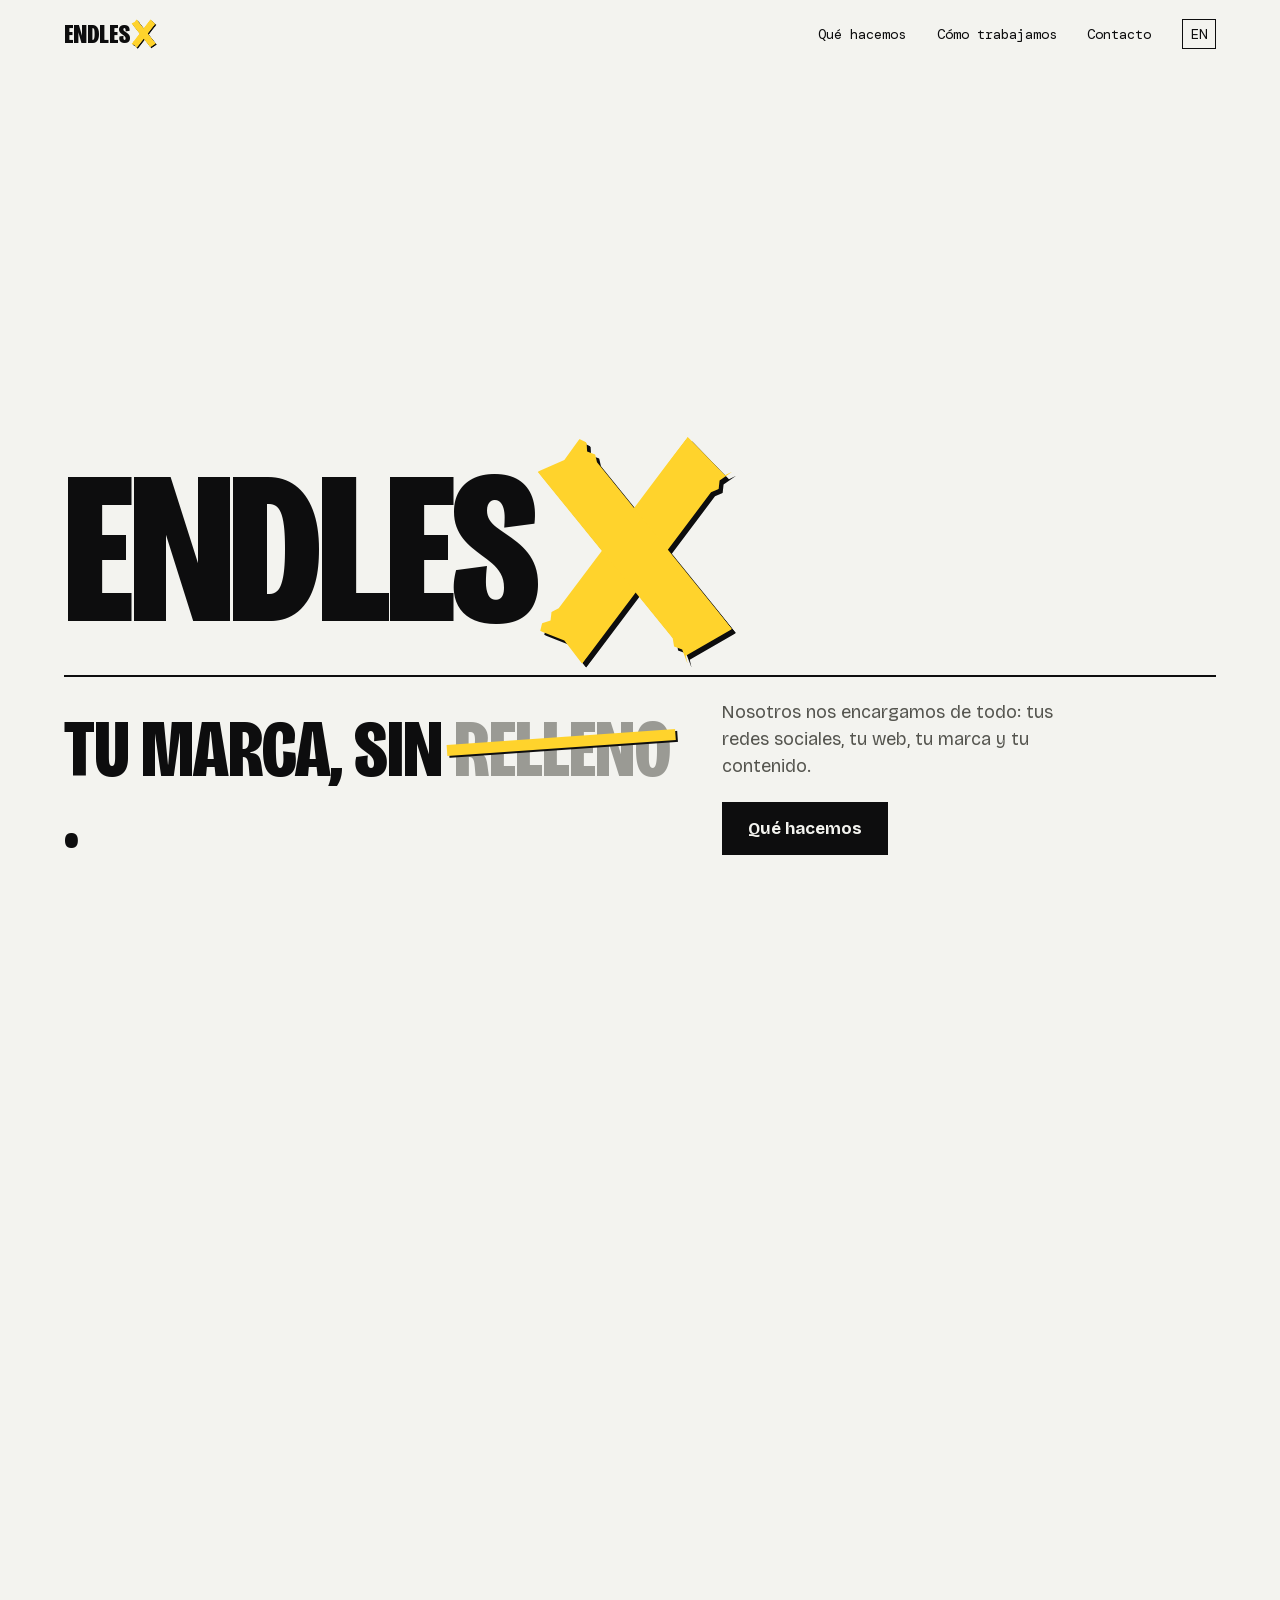
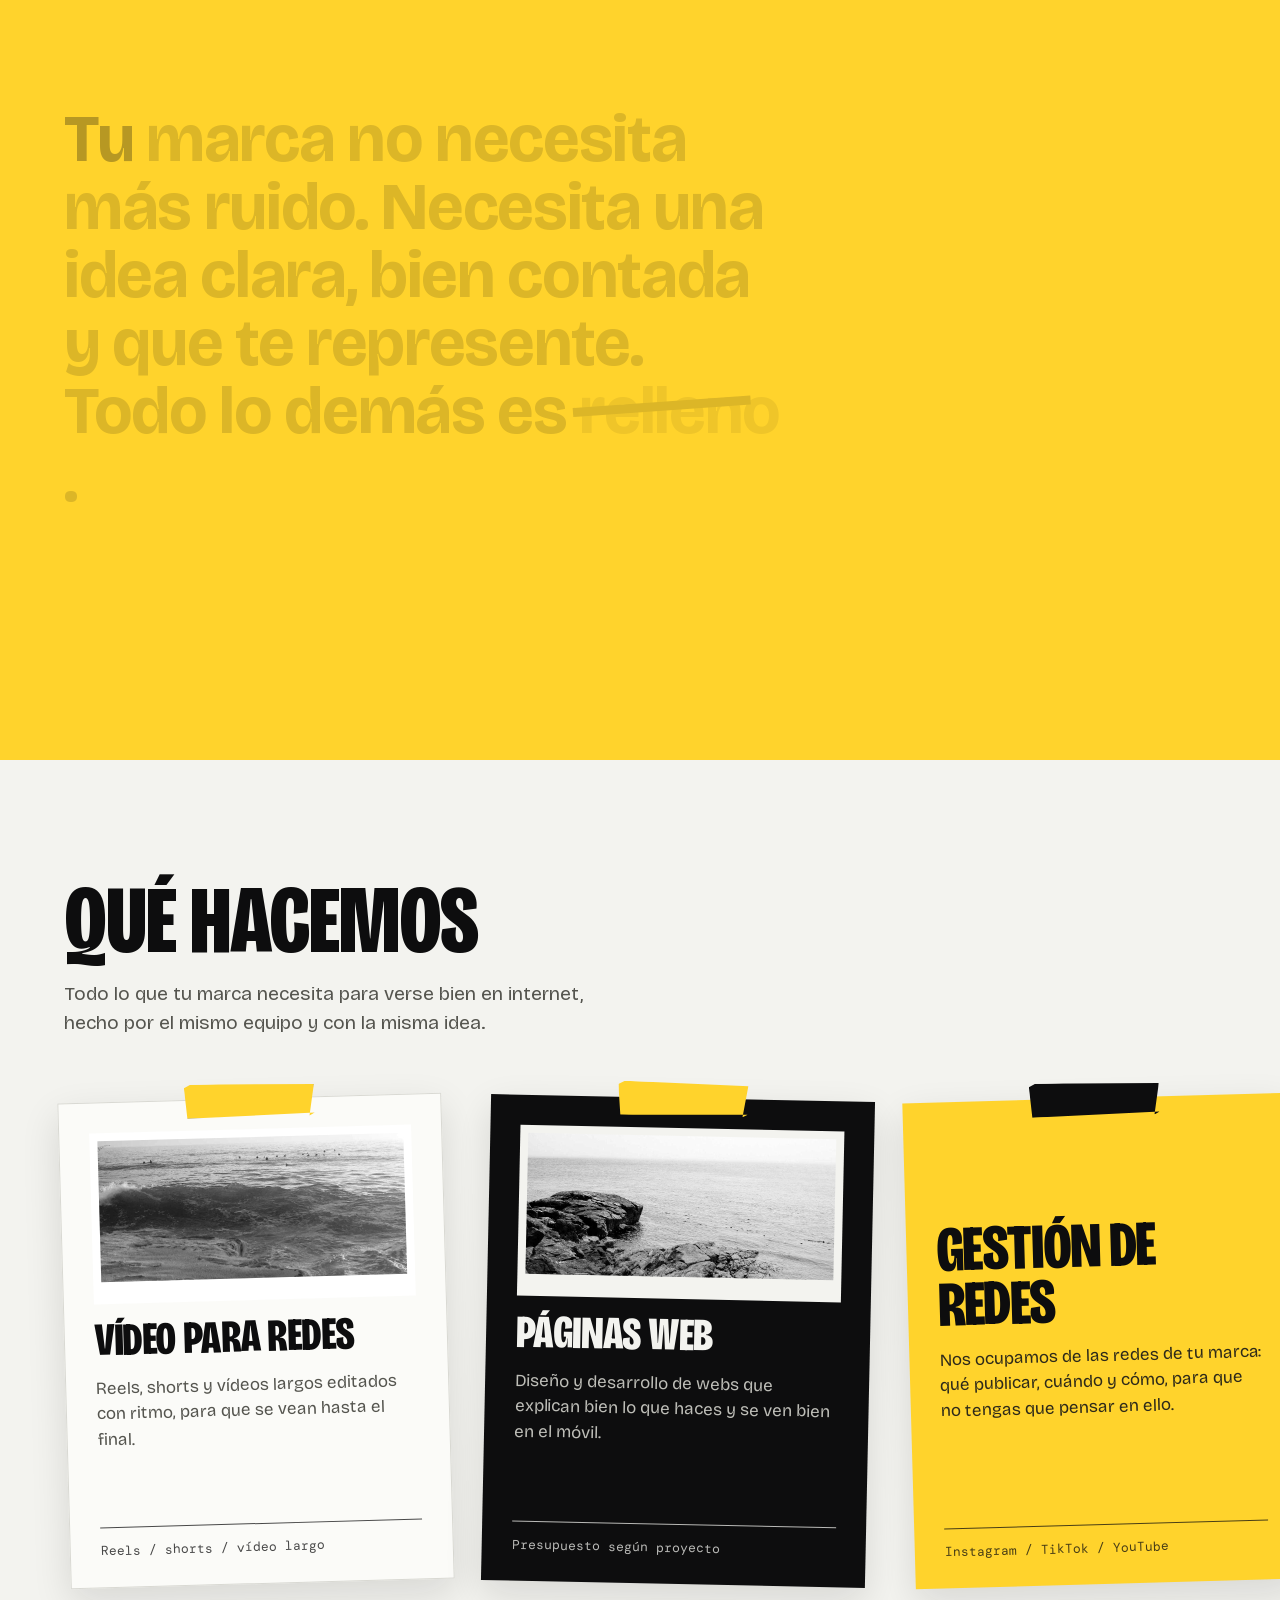
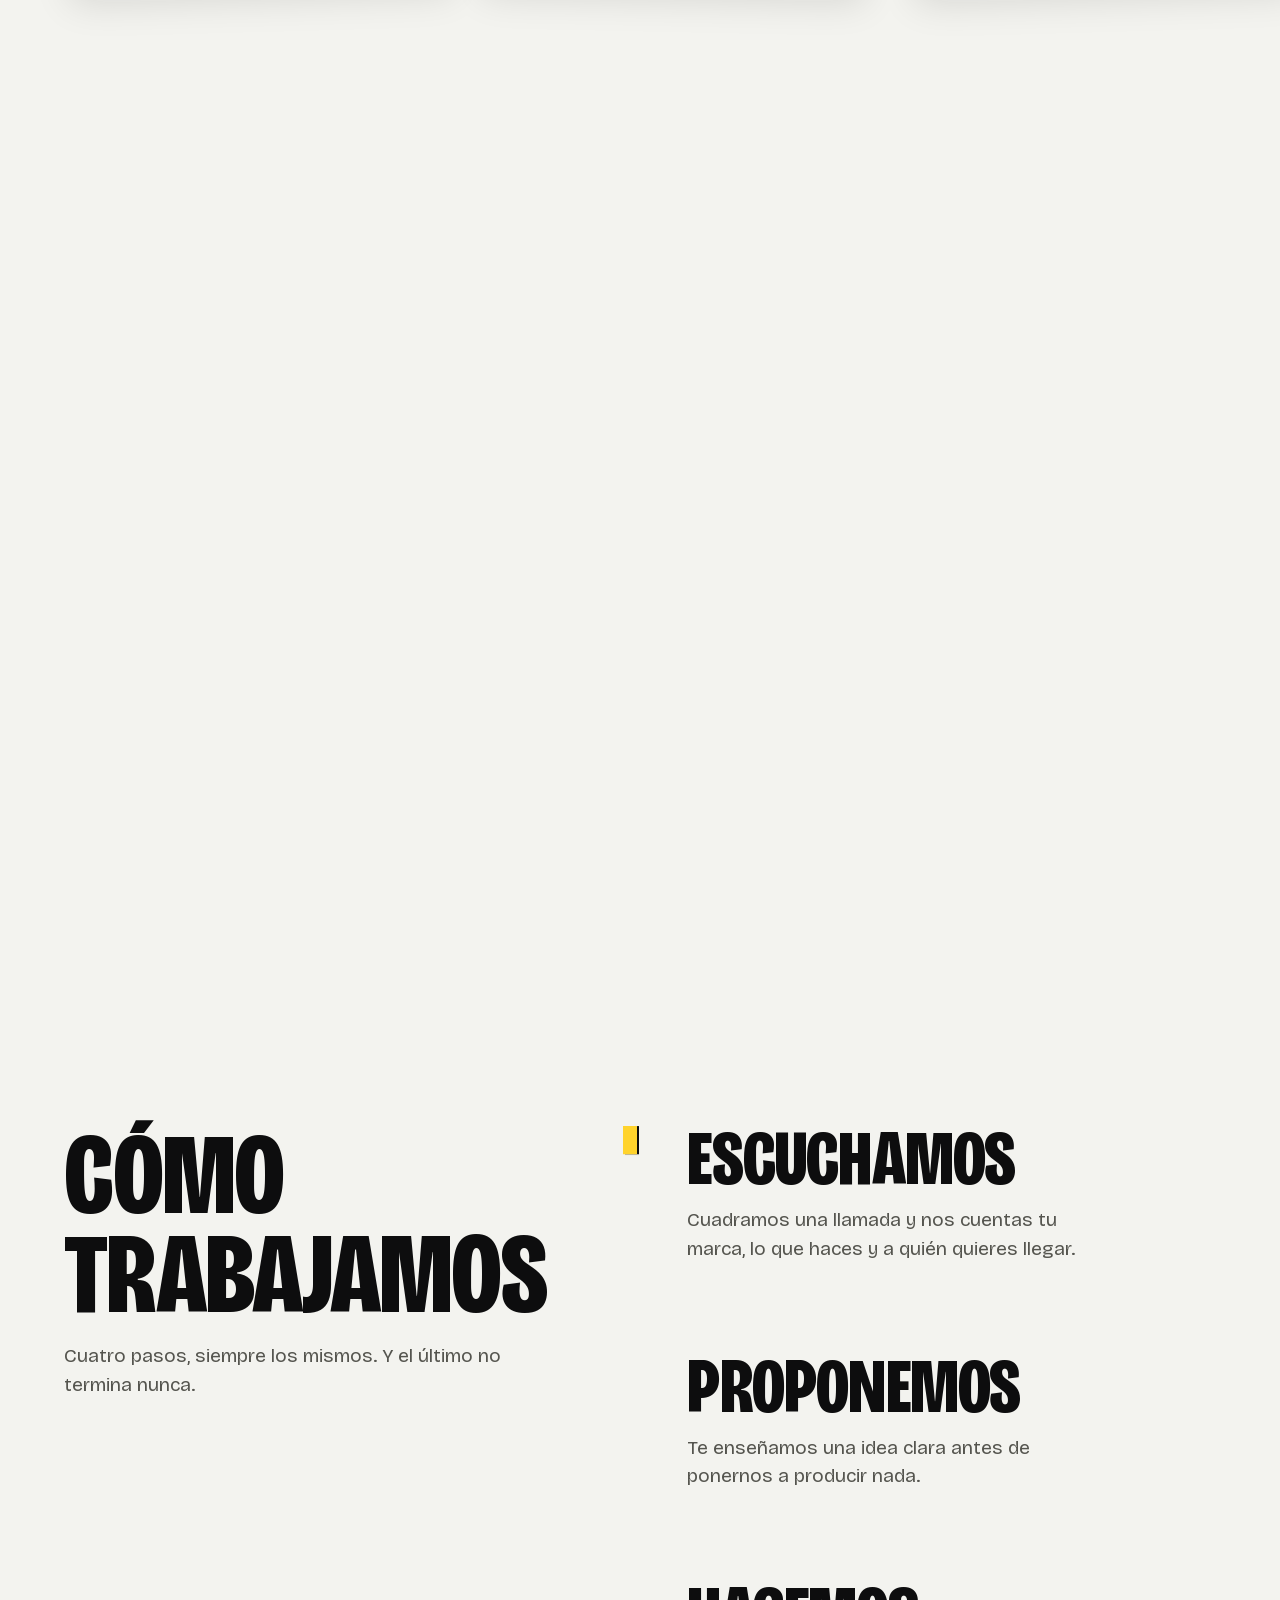
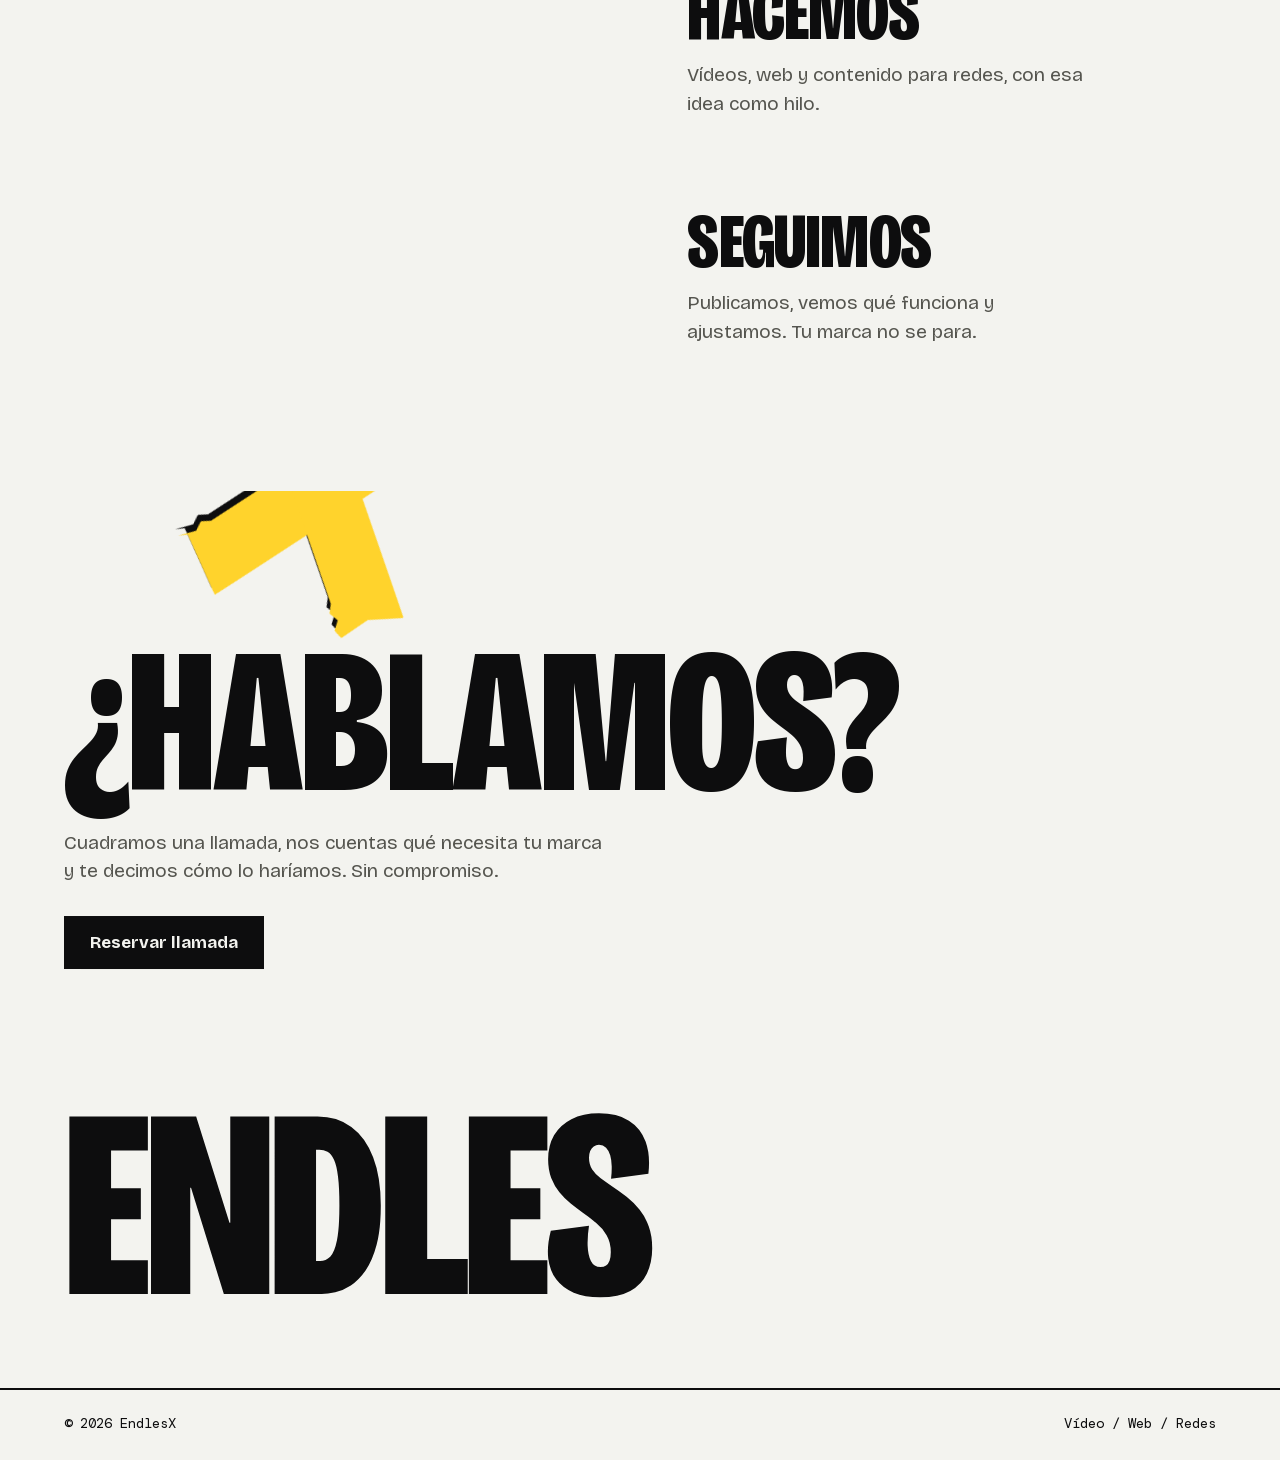
<file: index.html>
<!doctype html>
<html lang="es">
<head>
<meta charset="utf-8">
<meta name="viewport" content="width=device-width, initial-scale=1">
<title>EndlesX. Vídeo, webs y redes para tu marca</title>
<meta name="description" content="Hacemos vídeos para redes, páginas web y gestión de redes sociales para que tu marca se vea. Tu marca, sin relleno.">
<meta property="og:title" content="EndlesX. Tu marca, sin relleno.">
<meta property="og:description" content="Vídeo para redes, páginas web, gestión de redes, ideas y guías de marca.">
<meta property="og:type" content="website">
<meta property="og:url" content="https://endlesx.com/">
<link rel="canonical" href="https://endlesx.com/">
<link rel="alternate" hreflang="es" href="https://endlesx.com/">
<link rel="alternate" hreflang="en" href="https://endlesx.com/en/">
<link rel="alternate" hreflang="x-default" href="https://endlesx.com/">
<!-- TODO: og:image (1200x630) -->
<meta name="theme-color" content="#f3f3ef">
<link rel="icon" href="data:image/svg+xml,%3Csvg xmlns='http://www.w3.org/2000/svg' viewBox='0 0 64 64'%3E%3Cg transform='translate(34 34)'%3E%3Crect x='-30' y='-8' width='60' height='16' fill='%230d0d0e' transform='rotate(-52)'/%3E%3Crect x='-30' y='-8' width='60' height='16' fill='%230d0d0e' transform='rotate(52)'/%3E%3C/g%3E%3Cg transform='translate(31 31)'%3E%3Crect x='-30' y='-8' width='60' height='16' fill='%23ffd32c' transform='rotate(-52)'/%3E%3Crect x='-30' y='-8' width='60' height='16' fill='%23ffd32c' transform='rotate(52)'/%3E%3C/g%3E%3C/svg%3E">
<link rel="preload" href="assets/fonts/BricolageGrotesque-Variable.woff2" as="font" type="font/woff2" crossorigin>
<link rel="stylesheet" href="assets/css/styles.css">
</head>
<body>

<nav class="nav" aria-label="Principal">
  <a href="#inicio" class="lg edge nav-logo" style="--s:28px" aria-label="EndlesX, inicio"><span class="w">ENDLES</span><span class="tx"><span class="tx-in"><i></i><i></i></span></span></a>
  <ul>
    <li class="hide-sm"><a href="#que-hacemos">Qué hacemos</a></li>
    <li class="hide-sm"><a href="#como-trabajamos">Cómo trabajamos</a></li>
    <li><a href="#contacto">Contacto</a></li>
    <li><a class="nav-lang" href="en/" hreflang="en" lang="en" aria-label="English version">EN</a></li>
  </ul>
</nav>

<main>

  <!-- Cabecera: al bajar, la X se cae y se estira hasta llenar la pantalla -->
  <header class="hero" id="inicio">
    <div class="hero-logo">
      <span class="lg edge" aria-hidden="true"><span class="w"><span>E</span><span>N</span><span>D</span><span>L</span><span>E</span><span>S</span></span><span class="tx" id="heroX"><span class="tx-in"><i></i><i></i></span></span></span>
    </div>
    <div class="hero-bottom">
      <h1>Tu marca, sin <span class="strike">relleno</span>.</h1>
      <div class="hero-side">
        <p>Nosotros nos encargamos de todo: tus redes sociales, tu web, tu marca y tu contenido.</p>
        <a class="btn" href="#que-hacemos">Qué hacemos</a>
      </div>
    </div>
  </header>

  <!-- Manifiesto sobre amarillo -->
  <section class="manifesto" aria-label="Qué nos mueve">
    <p class="manifesto-text" id="manifesto">Tu marca no necesita más ruido. Necesita una idea clara, bien contada y que te represente. Todo lo demás es <span class="strike ink">relleno</span>.</p>
  </section>

  <!-- Qué hacemos: carteles pegados que pasan en horizontal -->
  <section class="services" id="que-hacemos">
    <div class="services-head wrap">
      <h2 data-reveal>Qué hacemos</h2>
      <p data-reveal>Todo lo que tu marca necesita para verse bien en internet, hecho por el mismo equipo y con la misma idea.</p>
    </div>
    <div class="svc-track">
      <article class="card card-paper">
        <span class="tape"></span>
        <div class="card-photo"><img src="assets/img/foto-camera.jpg" alt="" loading="lazy"></div>
        <h3>Vídeo para redes</h3>
        <p>Reels, shorts y vídeos largos editados con ritmo, para que se vean hasta el final.</p>
        <span class="meta">Reels / shorts / vídeo largo</span>
      </article>
      <article class="card card-ink">
        <span class="tape"></span>
        <div class="card-photo"><img src="assets/img/foto-web.jpg" alt="" loading="lazy"></div>
        <h3>Páginas web</h3>
        <p>Diseño y desarrollo de webs que explican bien lo que haces y se ven bien en el móvil.</p>
        <span class="meta">Presupuesto según proyecto</span>
      </article>
      <article class="card card-yellow">
        <span class="tape tape-ink"></span>
        <h3 class="big">Gestión de redes</h3>
        <p>Nos ocupamos de las redes de tu marca: qué publicar, cuándo y cómo, para que no tengas que pensar en ello.</p>
        <span class="meta">Instagram / TikTok / YouTube</span>
      </article>
      <article class="card card-paper">
        <span class="tape"></span>
        <h3 class="big">Ideas y dirección <span class="strike">creativa</span></h3>
        <p>Proponemos, no solo ejecutamos. Te decimos qué contar y cómo contarlo para que tu marca se reconozca.</p>
        <span class="meta">Conceptos / campañas / contenido</span>
      </article>
      <article class="card card-paper">
        <span class="tape"></span>
        <div class="card-guide"><span class="lg edge" style="--s:64px"><span class="w">ENDLES</span><span class="tx"><span class="tx-in"><i></i><i></i></span></span></span></div>
        <h3>Guías de marca</h3>
        <p>Colores, tipografías, logo y estilo de vídeo en un documento, para que tu marca sea siempre la misma.</p>
        <span class="meta">Como la nuestra</span>
      </article>
    </div>
  </section>

  <!-- Cómo trabajamos: una cinta que se desenrolla -->
  <section class="process wrap" id="como-trabajamos">
    <div class="process-head">
      <h2 data-reveal>Cómo trabajamos</h2>
      <p data-reveal>Cuatro pasos, siempre los mismos. Y el último no termina nunca.</p>
    </div>
    <div class="steps">
      <span class="steps-line" aria-hidden="true"></span>
      <ol>
      <li data-reveal><h3>Escuchamos</h3><p>Cuadramos una llamada y nos cuentas tu marca, lo que haces y a quién quieres llegar.</p></li>
      <li data-reveal><h3>Proponemos</h3><p>Te enseñamos una idea clara antes de ponernos a producir nada.</p></li>
      <li data-reveal><h3>Hacemos</h3><p>Vídeos, web y contenido para redes, con esa idea como hilo.</p></li>
      <li data-reveal><h3>Seguimos</h3><p>Publicamos, vemos qué funciona y ajustamos. Tu marca no se para.</p></li>
      </ol>
    </div>
  </section>

  <!-- Contacto: la X vuelve a su sitio -->
  <section class="contact" id="contacto">
    <div class="wrap">
      <h2 data-reveal>¿Hablamos?</h2>
      <p data-reveal>Cuadramos una llamada, nos cuentas qué necesita tu marca y te decimos cómo lo haríamos. Sin compromiso.</p>
      <a class="btn" href="mailto:hola@endlesx.com?subject=Quiero%20reservar%20una%20llamada&amp;body=Hola%2C%20soy%20...%0A%0AMi%20marca%3A%20%0AQu%C3%A9%20necesito%20(v%C3%ADdeo%2C%20web%2C%20redes...)%3A%20%0ACu%C3%A1ndo%20me%20viene%20bien%20la%20llamada%3A%20%0AMi%20tel%C3%A9fono%3A%20" data-reveal>Reservar llamada</a>
    </div>
    <div class="contact-logo" aria-hidden="true">
      <span class="lg edge"><span class="w">ENDLES</span><span class="tx" id="endX"><span class="tx-in"><i></i><i></i></span></span></span>
    </div>
  </section>

</main>

<footer class="footer wrap">
  <span>© 2026 EndlesX</span>
  <span>Vídeo / Web / Redes</span>
  <!-- TODO: enlaces a redes sociales -->
</footer>

<script src="assets/js/gsap.min.js"></script>
<script src="assets/js/ScrollTrigger.min.js"></script>
<script src="assets/js/main.js"></script>
</body>
</html>
</file>
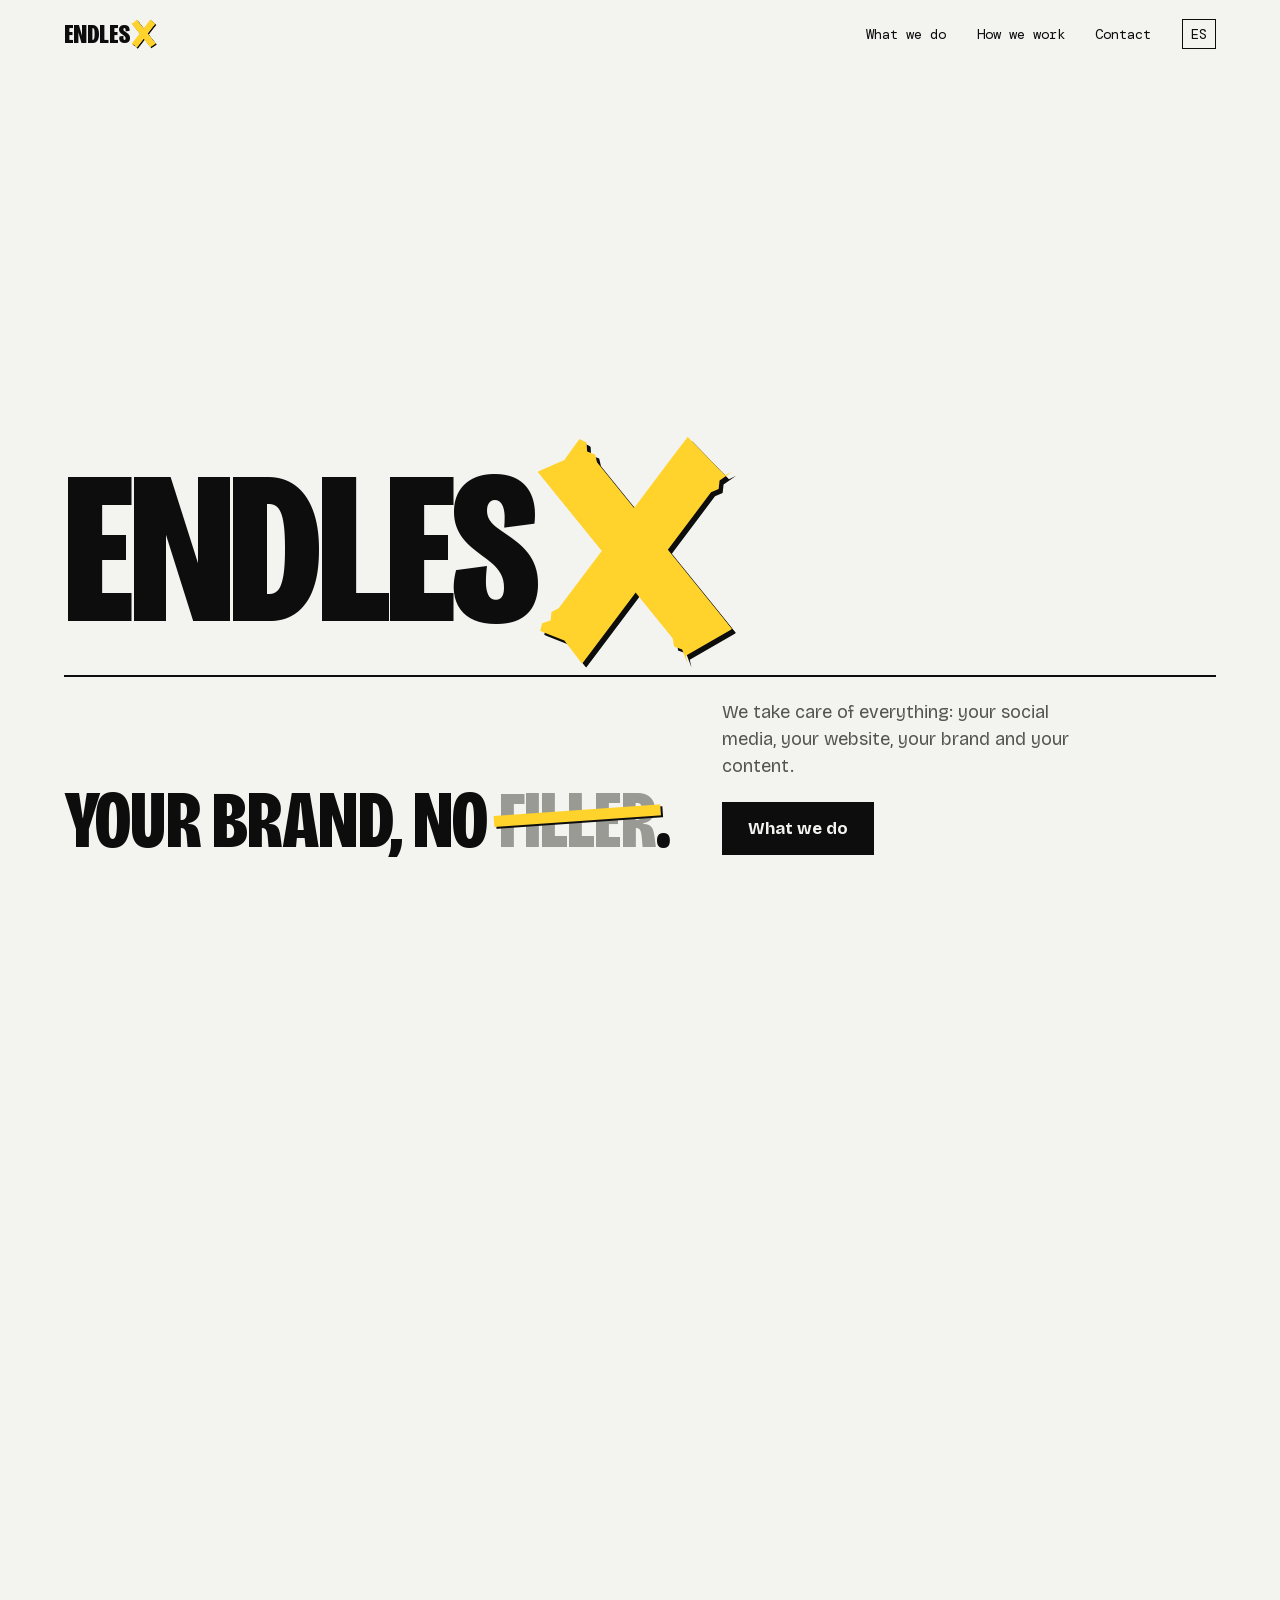
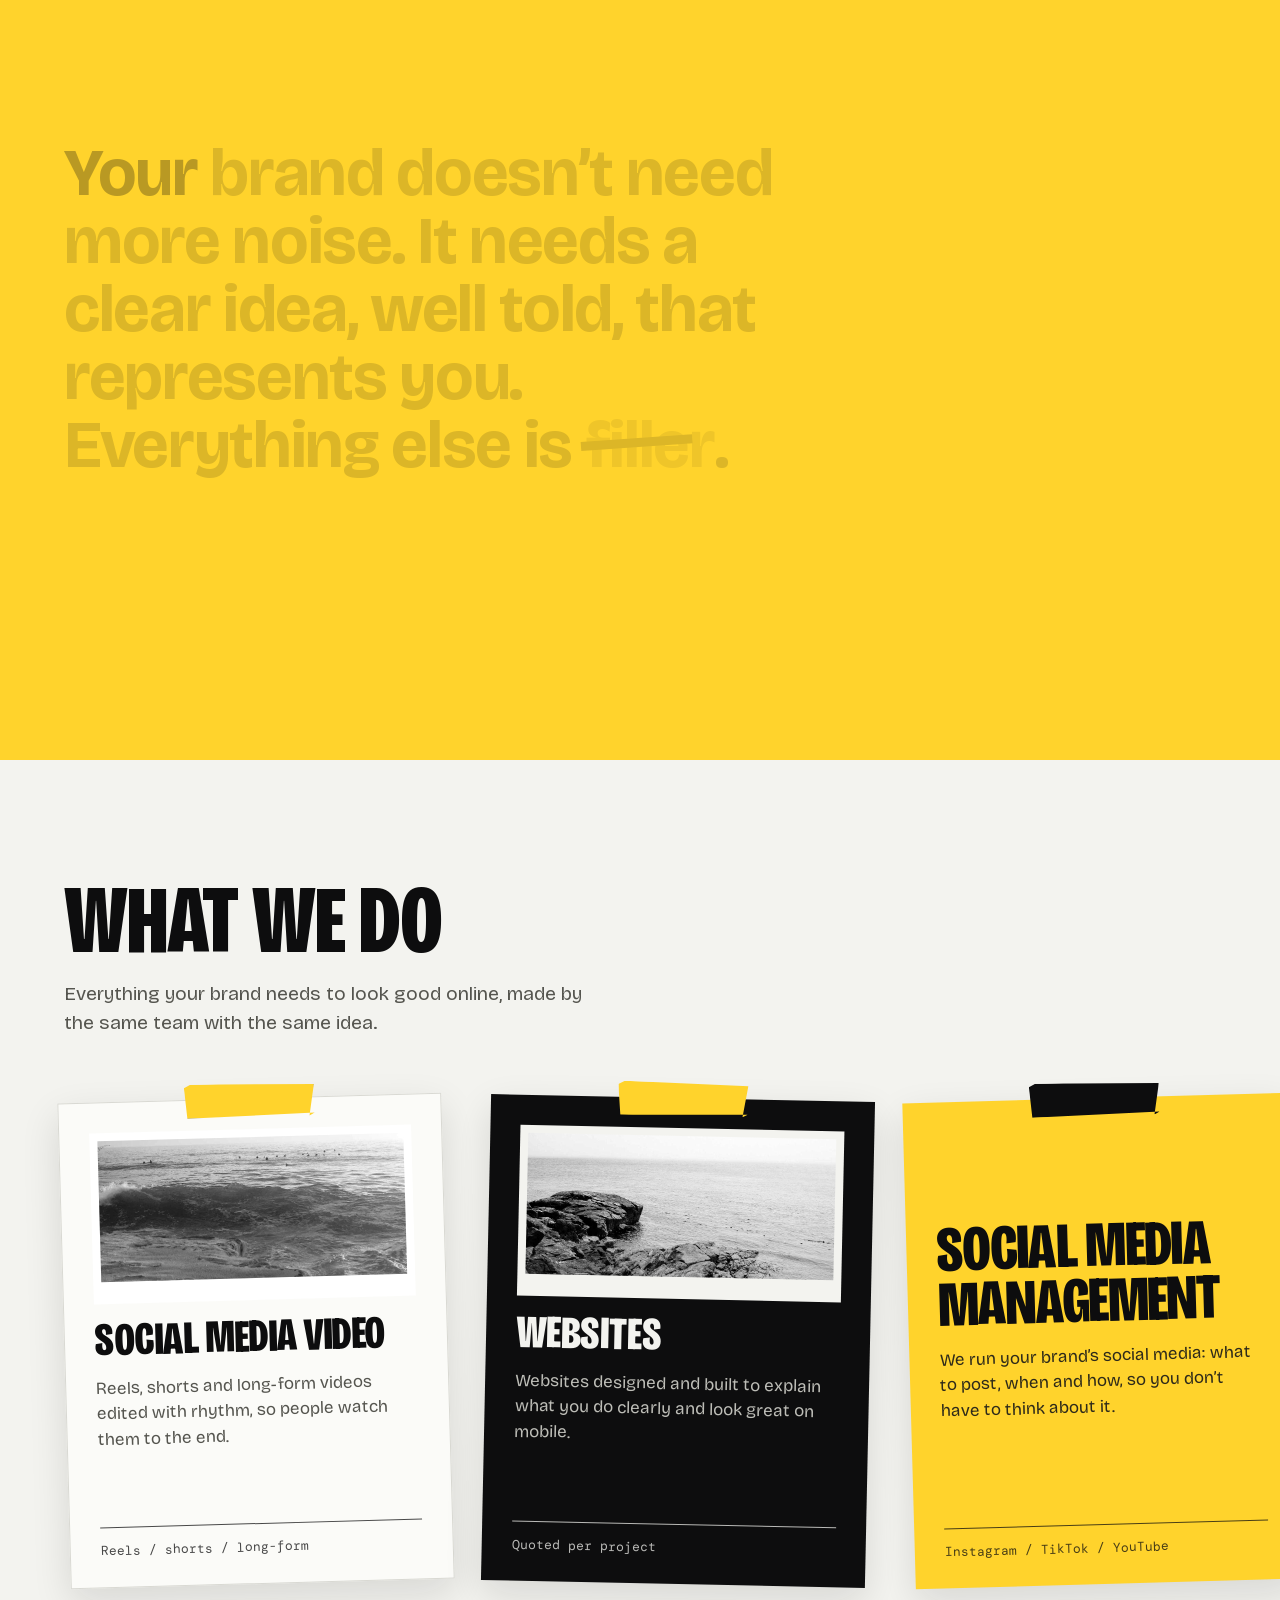
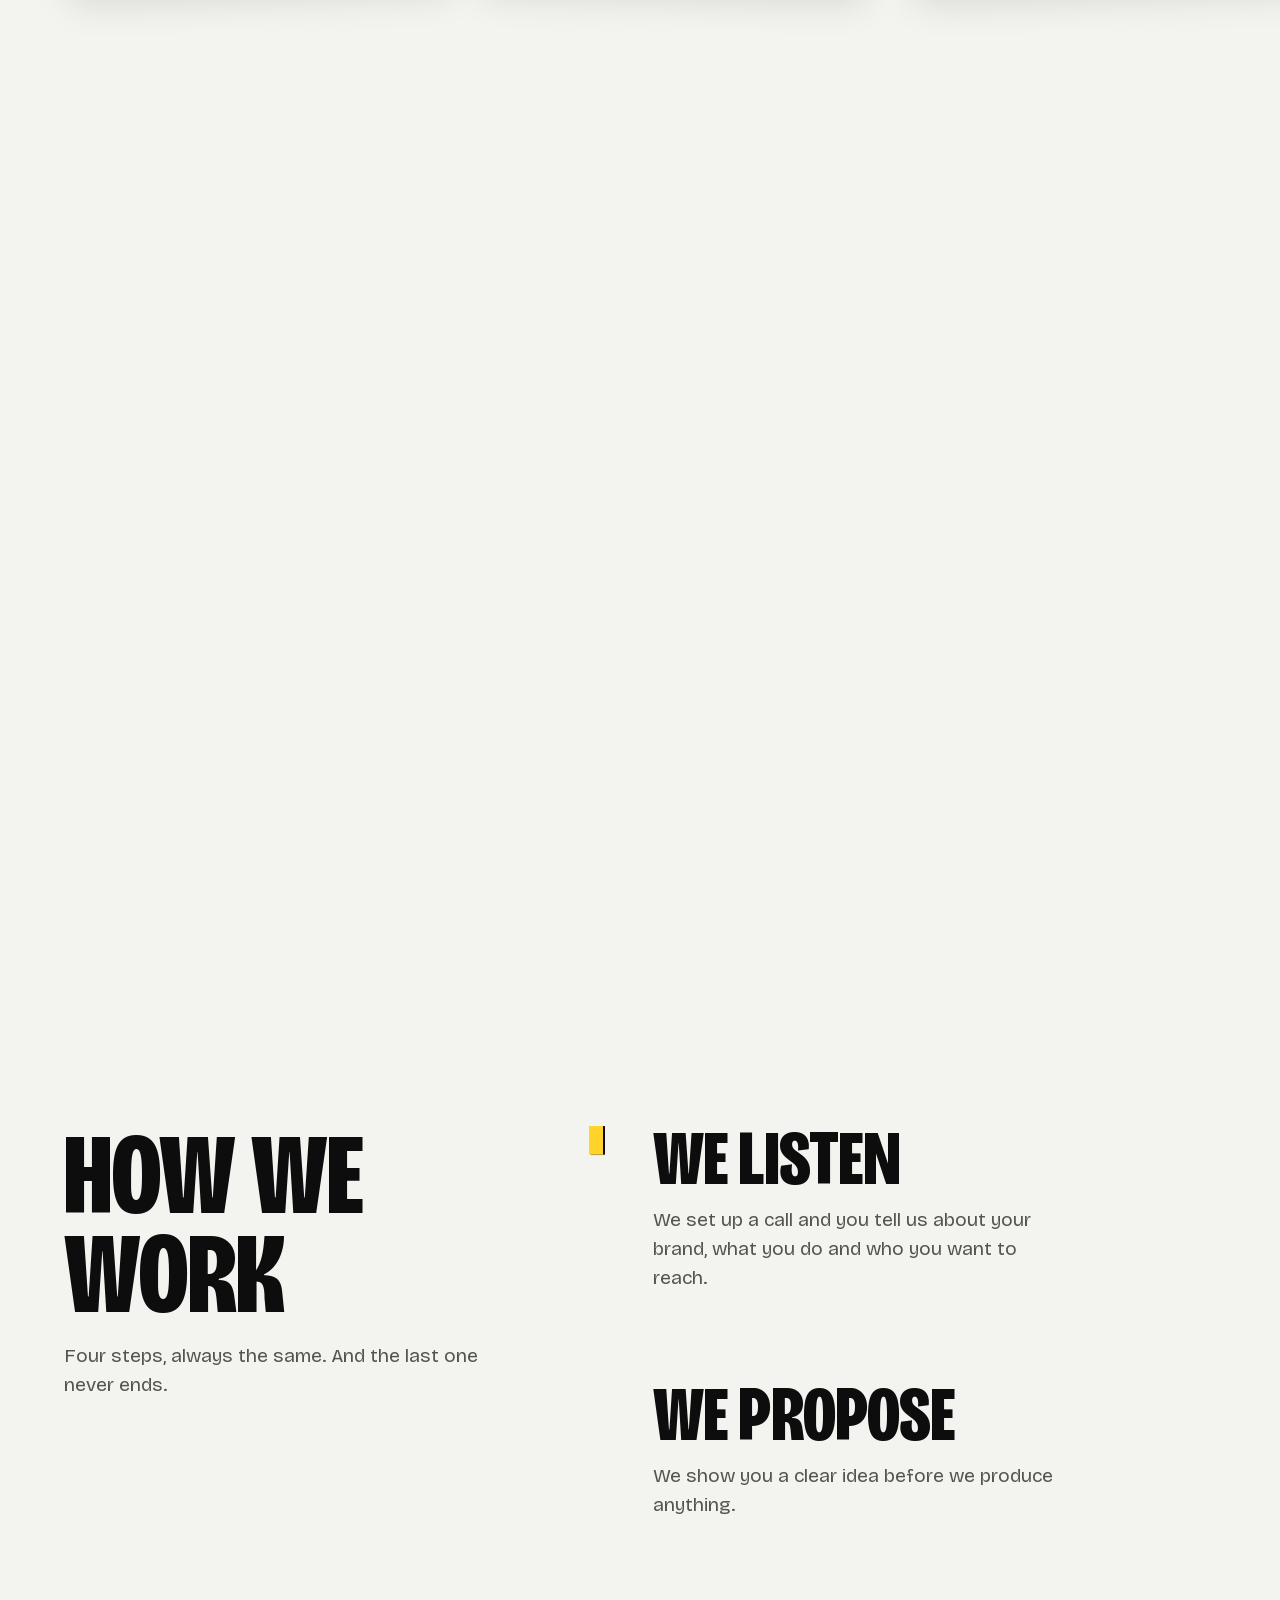
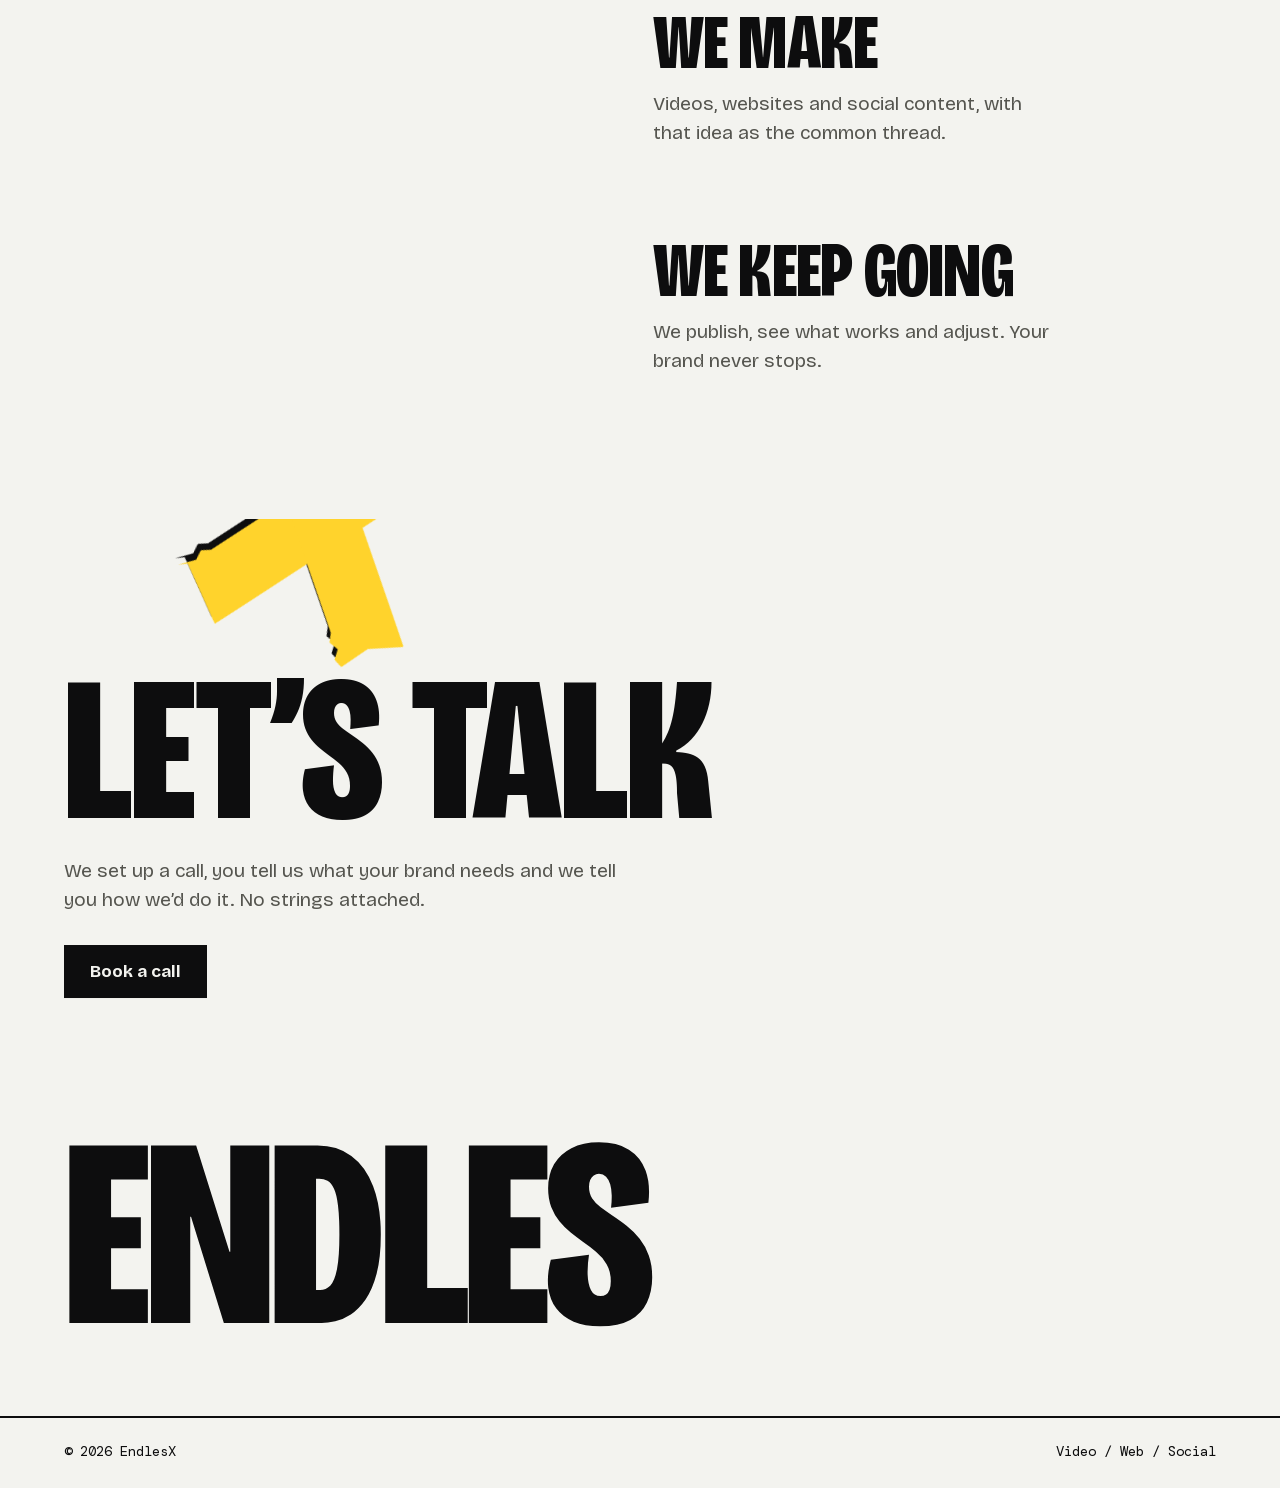
<file: en/index.html>
<!doctype html>
<html lang="en">
<head>
<meta charset="utf-8">
<meta name="viewport" content="width=device-width, initial-scale=1">
<title>EndlesX. Video, websites and social media for your brand</title>
<meta name="description" content="We make social media videos, websites and run social media so your brand gets seen. Your brand, no filler.">
<meta property="og:title" content="EndlesX. Your brand, no filler.">
<meta property="og:description" content="Social media video, websites, social media management, ideas and brand guidelines.">
<meta property="og:type" content="website">
<meta property="og:url" content="https://endlesx.com/en/">
<link rel="canonical" href="https://endlesx.com/en/">
<link rel="alternate" hreflang="es" href="https://endlesx.com/">
<link rel="alternate" hreflang="en" href="https://endlesx.com/en/">
<link rel="alternate" hreflang="x-default" href="https://endlesx.com/">
<!-- TODO: og:image (1200x630) -->
<meta name="theme-color" content="#f3f3ef">
<link rel="icon" href="data:image/svg+xml,%3Csvg xmlns='http://www.w3.org/2000/svg' viewBox='0 0 64 64'%3E%3Cg transform='translate(34 34)'%3E%3Crect x='-30' y='-8' width='60' height='16' fill='%230d0d0e' transform='rotate(-52)'/%3E%3Crect x='-30' y='-8' width='60' height='16' fill='%230d0d0e' transform='rotate(52)'/%3E%3C/g%3E%3Cg transform='translate(31 31)'%3E%3Crect x='-30' y='-8' width='60' height='16' fill='%23ffd32c' transform='rotate(-52)'/%3E%3Crect x='-30' y='-8' width='60' height='16' fill='%23ffd32c' transform='rotate(52)'/%3E%3C/g%3E%3C/svg%3E">
<link rel="preload" href="../assets/fonts/BricolageGrotesque-Variable.woff2" as="font" type="font/woff2" crossorigin>
<link rel="stylesheet" href="../assets/css/styles.css">
</head>
<body>

<nav class="nav" aria-label="Main">
  <a href="#inicio" class="lg edge nav-logo" style="--s:28px" aria-label="EndlesX, home"><span class="w">ENDLES</span><span class="tx"><span class="tx-in"><i></i><i></i></span></span></a>
  <ul>
    <li class="hide-sm"><a href="#que-hacemos">What we do</a></li>
    <li class="hide-sm"><a href="#como-trabajamos">How we work</a></li>
    <li><a href="#contacto">Contact</a></li>
    <li><a class="nav-lang" href="../" hreflang="es" lang="es" aria-label="Versión en español">ES</a></li>
  </ul>
</nav>

<main>

  <!-- Hero -->
  <header class="hero" id="inicio">
    <div class="hero-logo">
      <span class="lg edge" aria-hidden="true"><span class="w"><span>E</span><span>N</span><span>D</span><span>L</span><span>E</span><span>S</span></span><span class="tx" id="heroX"><span class="tx-in"><i></i><i></i></span></span></span>
    </div>
    <div class="hero-bottom">
      <h1>Your brand, no <span class="strike">filler</span>.</h1>
      <div class="hero-side">
        <p>We take care of everything: your social media, your website, your brand and your content.</p>
        <a class="btn" href="#que-hacemos">What we do</a>
      </div>
    </div>
  </header>

  <!-- Manifiesto sobre amarillo -->
  <section class="manifesto" aria-label="What drives us">
    <p class="manifesto-text" id="manifesto">Your brand doesn’t need more noise. It needs a clear idea, well told, that represents you. Everything else is <span class="strike ink">filler</span>.</p>
  </section>

  <!-- Qué hacemos: carteles pegados que pasan en horizontal -->
  <section class="services" id="que-hacemos">
    <div class="services-head wrap">
      <h2 data-reveal>What we do</h2>
      <p data-reveal>Everything your brand needs to look good online, made by the same team with the same idea.</p>
    </div>
    <div class="svc-track">
      <article class="card card-paper">
        <span class="tape"></span>
        <div class="card-photo"><img src="../assets/img/foto-camera.jpg" alt="" loading="lazy"></div>
        <h3>Social media video</h3>
        <p>Reels, shorts and long-form videos edited with rhythm, so people watch them to the end.</p>
        <span class="meta">Reels / shorts / long-form</span>
      </article>
      <article class="card card-ink">
        <span class="tape"></span>
        <div class="card-photo"><img src="../assets/img/foto-web.jpg" alt="" loading="lazy"></div>
        <h3>Websites</h3>
        <p>Websites designed and built to explain what you do clearly and look great on mobile.</p>
        <span class="meta">Quoted per project</span>
      </article>
      <article class="card card-yellow">
        <span class="tape tape-ink"></span>
        <h3 class="big">Social media management</h3>
        <p>We run your brand’s social media: what to post, when and how, so you don’t have to think about it.</p>
        <span class="meta">Instagram / TikTok / YouTube</span>
      </article>
      <article class="card card-paper">
        <span class="tape"></span>
        <h3 class="big">Ideas and <span class="strike">creative</span> direction</h3>
        <p>We propose, not just execute. We tell you what to say and how to say it, so your brand is recognised.</p>
        <span class="meta">Concepts / campaigns / content</span>
      </article>
      <article class="card card-paper">
        <span class="tape"></span>
        <div class="card-guide"><span class="lg edge" style="--s:64px"><span class="w">ENDLES</span><span class="tx"><span class="tx-in"><i></i><i></i></span></span></span></div>
        <h3>Brand guidelines</h3>
        <p>Colours, typefaces, logo and video style in one document, so your brand always looks like itself.</p>
        <span class="meta">Like ours</span>
      </article>
    </div>
  </section>

  <!-- Cómo trabajamos: una cinta que se desenrolla -->
  <section class="process wrap" id="como-trabajamos">
    <div class="process-head">
      <h2 data-reveal>How we work</h2>
      <p data-reveal>Four steps, always the same. And the last one never ends.</p>
    </div>
    <div class="steps">
      <span class="steps-line" aria-hidden="true"></span>
      <ol>
      <li data-reveal><h3>We listen</h3><p>We set up a call and you tell us about your brand, what you do and who you want to reach.</p></li>
      <li data-reveal><h3>We propose</h3><p>We show you a clear idea before we produce anything.</p></li>
      <li data-reveal><h3>We make</h3><p>Videos, websites and social content, with that idea as the common thread.</p></li>
      <li data-reveal><h3>We keep going</h3><p>We publish, see what works and adjust. Your brand never stops.</p></li>
      </ol>
    </div>
  </section>

  <!-- Contacto: la X vuelve a su sitio -->
  <section class="contact" id="contacto">
    <div class="wrap">
      <h2 data-reveal>Let’s talk</h2>
      <p data-reveal>We set up a call, you tell us what your brand needs and we tell you how we’d do it. No strings attached.</p>
      <a class="btn" href="mailto:hola@endlesx.com?subject=I%27d%20like%20to%20book%20a%20call&amp;body=Hi%2C%20I%27m%20...%0A%0AMy%20brand%3A%20%0AWhat%20I%20need%20(video%2C%20website%2C%20social%20media...)%3A%20%0AA%20good%20time%20for%20the%20call%3A%20%0AMy%20phone%20number%3A%20" data-reveal>Book a call</a>
    </div>
    <div class="contact-logo" aria-hidden="true">
      <span class="lg edge"><span class="w">ENDLES</span><span class="tx" id="endX"><span class="tx-in"><i></i><i></i></span></span></span>
    </div>
  </section>

</main>

<footer class="footer wrap">
  <span>© 2026 EndlesX</span>
  <span>Video / Web / Social</span>
  <!-- TODO: enlaces a redes sociales -->
</footer>

<script src="../assets/js/gsap.min.js"></script>
<script src="../assets/js/ScrollTrigger.min.js"></script>
<script src="../assets/js/main.js"></script>
</body>
</html>
</file>
<file: assets/css/styles.css>
/* EndlesX. Estilos de la web (ver 03-Manual-de-Marca/guia-de-marca.html) */

@font-face { font-family: "Bricolage Grotesque"; src: url("../fonts/BricolageGrotesque-Variable.woff2") format("woff2"); font-weight: 200 800; font-stretch: 75% 100%; font-display: swap; }
@font-face { font-family: "DM Mono"; font-weight: 400; src: url("../fonts/DMMono-Regular.woff2") format("woff2"); font-display: swap; }
@font-face { font-family: "DM Mono"; font-weight: 500; src: url("../fonts/DMMono-Medium.woff2") format("woff2"); font-display: swap; }

:root {
  --papel: #f3f3ef;
  --papel-claro: #fbfbf8;
  --tinta: #0d0d0e;
  --amarillo: #ffd32c;
  --gris: #55554f;
  --linea: #d9d9d3;
  --gutter: clamp(20px, 5vw, 80px);
  --ease-out: cubic-bezier(0.23, 1, 0.32, 1);
}

* { box-sizing: border-box; margin: 0; padding: 0; }
html { -webkit-text-size-adjust: 100%; }
body { background: var(--papel); color: var(--tinta); font: 400 18px/1.5 "Bricolage Grotesque", system-ui, sans-serif; overflow-x: clip; }
img { display: block; width: 100%; height: 100%; object-fit: cover; }
a { color: inherit; }
.wrap { padding-left: var(--gutter); padding-right: var(--gutter); }

/* Titulares de cartel */
h1, h2, .card h3, .steps h3 {
  font-weight: 800; font-variation-settings: "wdth" 75, "opsz" 96; text-transform: uppercase; line-height: .86; letter-spacing: -.01em;
}
h2 { font-size: clamp(56px, 9vw, 150px); }

/* ===== Logo (escala con --s) ===== */
.lg { --s: 100px; display: inline-flex; align-items: center; text-decoration: none; }
.lg .w { display: inline-flex; font: 800 var(--s)/.8 "Bricolage Grotesque"; font-variation-settings: "wdth" 75, "opsz" 96; letter-spacing: -.02em; }
.lg .tx { position: relative; flex: none; width: calc(var(--s) * .765); height: calc(var(--s) * .82); margin-left: calc(var(--s) * .07); }
.lg .tx-in { position: absolute; inset: 0; }
.lg .tx i { position: absolute; left: 50%; top: 50%; width: calc(var(--s) * 1.12); height: calc(var(--s) * .26); margin: calc(var(--s) * -.13) 0 0 calc(var(--s) * -.56); background: var(--x, var(--amarillo));
  clip-path: polygon(0 6%, 3% 0, 6% 9%, 9% 1%, 12% 7%, 100% 0, 97% 94%, 100% 100%, 94% 92%, 91% 100%, 88% 93%, 0 100%, 3% 50%); }
.lg .tx i:first-child { transform: rotate(-52deg); }
.lg .tx i:last-child { transform: rotate(52deg); }
.lg.edge .tx { filter: drop-shadow(max(1.5px, calc(var(--s) * .02)) max(1.5px, calc(var(--s) * .02)) 0 var(--tinta)); }

/* ===== Recursos ===== */
.tape { position: absolute; left: 50%; top: -16px; width: 130px; height: 34px; margin-left: -65px; background: var(--amarillo); z-index: 2;
  clip-path: polygon(0 10%, 5% 0, 100% 8%, 96% 100%, 100% 92%, 2% 100%); filter: drop-shadow(2px 2px 0 var(--tinta)); }
.tape-ink { background: var(--tinta); filter: none; }
.strike { position: relative; display: inline-block; color: #9a9a94; }
.strike::after { content: ""; position: absolute; left: -3%; top: 44%; height: .14em; width: 106%; background: var(--amarillo);
  transform: rotate(-4deg) scaleX(var(--k, 1)); transform-origin: left center; filter: drop-shadow(.025em .025em 0 var(--tinta)); }
.strike.ink::after { background: var(--tinta); filter: none; }
.manifesto .strike { color: rgba(13,13,14,.45); }

.btn { display: inline-block; font: 700 17px/1 "Bricolage Grotesque"; text-decoration: none; background: var(--tinta); color: var(--papel); padding: 18px 26px; white-space: nowrap;
  transition: transform 160ms var(--ease-out), box-shadow 160ms var(--ease-out); }
.btn:active { transform: scale(.97); }
.btn:focus-visible, .nav a:focus-visible { outline: 3px solid var(--amarillo); outline-offset: 3px; }
@media (hover: hover) and (pointer: fine) {
  .btn:hover { transform: translate(-3px, -3px); box-shadow: 5px 5px 0 var(--amarillo); }
  .btn:active { transform: translate(-1px, -1px) scale(.97); }
}

/* ===== Navegación ===== */
.nav { position: fixed; top: 0; left: 0; right: 0; z-index: 50; height: 68px; display: flex; align-items: center; justify-content: space-between; padding: 0 var(--gutter); background: var(--papel); transition: background-color 200ms ease; }
.nav.on-yellow { background: var(--amarillo); }
.nav.on-yellow .lg { --x: var(--tinta); }
.nav ul { list-style: none; display: flex; gap: clamp(16px, 2.4vw, 36px); font: 400 14px "DM Mono", monospace; }
.nav ul a { text-decoration: none; padding: 6px 0; background: linear-gradient(var(--tinta), var(--tinta)) left bottom / 0 2px no-repeat; transition: background-size 200ms var(--ease-out); }
@media (hover: hover) and (pointer: fine) { .nav ul a:hover { background-size: 100% 2px; } }
.nav ul a.nav-lang { padding: 5px 8px; border: 1.5px solid currentColor; background: none; transition: background-color 160ms var(--ease-out), color 160ms var(--ease-out); }
@media (hover: hover) and (pointer: fine) { .nav ul a.nav-lang:hover { background: var(--tinta); color: var(--papel); } }
@media (max-width: 760px) { .hide-sm { display: none; } }

/* ===== Cabecera ===== */
.hero { position: relative; height: 100svh; min-height: 560px; display: grid; grid-template-rows: 1fr auto; gap: 4vh; padding: 96px var(--gutter) clamp(28px, 5vh, 56px); overflow: hidden; }
.hero-logo { align-self: end; }
.hero-logo .lg { --s: clamp(90px, 17vw, 300px); }
.hero-logo .w span { display: inline-block; }
.hero-bottom { display: grid; grid-template-columns: 1.25fr 1fr; gap: 40px; align-items: end; border-top: 2px solid var(--tinta); padding-top: 22px; }
.hero h1 { font-size: clamp(44px, 6.4vw, 108px); }
.hero-side { display: flex; flex-direction: column; align-items: flex-start; gap: 22px; }
.hero-side p { font-size: clamp(17px, 1.4vw, 21px); max-width: 30ch; color: var(--gris); }
.hero .strike::after { animation: draw 700ms 900ms var(--ease-out) both; }
@keyframes draw { from { transform: rotate(-4deg) scaleX(0); } }
@media (max-width: 760px) { .hero-bottom { grid-template-columns: 1fr; gap: 22px; } }

/* ===== Manifiesto ===== */
.manifesto { background: var(--amarillo); padding: clamp(100px, 18vh, 200px) var(--gutter); min-height: 100svh; display: flex; align-items: center; }
.manifesto-text { font-weight: 700; font-size: clamp(34px, 5.2vw, 88px); line-height: 1.02; letter-spacing: -.02em; max-width: 18ch; color: var(--tinta); }
.manifesto-text .mw { display: inline-block; }

/* ===== Qué hacemos ===== */
.services { min-height: 100svh; padding: clamp(90px, 12vh, 120px) 0 clamp(40px, 6vh, 70px); display: flex; flex-direction: column; justify-content: center; gap: clamp(28px, 4.5vh, 52px); overflow: hidden; }
.services h2 { font-size: clamp(56px, 7.5vw, 120px); }
.services-head p, .process-head p, .contact p { font-size: clamp(18px, 1.5vw, 22px); color: var(--gris); max-width: 46ch; margin-top: 18px; }
.svc-track { display: flex; gap: clamp(28px, 3vw, 48px); width: max-content; padding: 20px var(--gutter) 10px; align-items: stretch; }
.card { position: relative; width: clamp(300px, 30vw, 460px); min-height: min(54vh, 500px); padding: 30px 30px 28px; display: flex; flex-direction: column; gap: 16px;
  box-shadow: 0 14px 38px rgba(13,13,14,.12); transition: transform 300ms var(--ease-out); }
.card:nth-child(odd) { transform: rotate(-1.6deg); }
.card:nth-child(even) { transform: rotate(1.2deg); }
@media (hover: hover) and (pointer: fine) { .card:hover { transform: rotate(0deg) translateY(-6px); } }
.card-paper { background: var(--papel-claro); border: 1px solid var(--linea); }
.card-ink { background: var(--tinta); color: var(--papel); }
.card-yellow { background: var(--amarillo); }
.card h3 { font-size: clamp(38px, 3.6vw, 58px); }
.card h3.big { font-size: clamp(52px, 5vw, 84px); margin-top: auto; }
.card p { font-size: 17px; line-height: 1.5; color: var(--gris); }
.card-ink p { color: #bdbdb7; }
.card-yellow p { color: #2e2a1a; }
.card .meta { font: 400 13px "DM Mono", monospace; margin-top: auto; padding-top: 14px; border-top: 1px solid currentColor; opacity: .75; }
.card-photo { height: clamp(120px, 19vh, 200px); background: #fff; padding: 8px 8px 22px; flex: none; }
.card-ink .card-photo { background: var(--papel); }
.card-photo img { filter: grayscale(1) contrast(1.12); }
.card-guide { flex: 1; display: grid; place-items: center; background: var(--papel); border: 1px dashed #b5b5ae; min-height: 150px; }
@media (max-width: 899px) {
  .svc-track { flex-direction: column; width: auto; gap: 46px; }
  .card { width: 100%; min-height: 0; }
}

/* ===== Cómo trabajamos ===== */
.process { display: grid; grid-template-columns: 5fr 7fr; gap: clamp(40px, 6vw, 120px); padding-top: clamp(100px, 16vh, 180px); padding-bottom: clamp(100px, 16vh, 180px); }
.process-head { position: sticky; top: 120px; align-self: start; }
.steps { position: relative; }
.steps ol { list-style: none; }
.steps-line { position: absolute; left: 0; top: 0; bottom: 0; width: 14px; background: var(--amarillo); transform-origin: top; filter: drop-shadow(2px 2px 0 var(--tinta)); }
.steps li { padding: 0 0 clamp(60px, 10vh, 110px) clamp(40px, 5vw, 80px); }
.steps li:last-child { padding-bottom: 0; }
.steps h3 { font-size: clamp(48px, 6vw, 96px); }
.steps p { font-size: clamp(18px, 1.5vw, 22px); color: var(--gris); margin-top: 14px; max-width: 34ch; }
@media (max-width: 760px) { .process { grid-template-columns: 1fr; } .process-head { position: static; } }

/* ===== Contacto ===== */
.contact { padding-top: clamp(100px, 16vh, 180px); overflow: hidden; }
.contact h2 { font-size: clamp(80px, 16vw, 280px); }
.contact .btn { margin-top: 30px; }
.contact-logo { padding: clamp(80px, 14vh, 160px) var(--gutter) clamp(50px, 8vh, 90px); }
.contact-logo .lg { --s: clamp(80px, 21vw, 390px); }

.footer { display: flex; justify-content: space-between; gap: 20px; padding-top: 24px; padding-bottom: 28px; border-top: 2px solid var(--tinta); font: 400 14px "DM Mono", monospace; }

/* Sin animaciones: todo quieto y visible */
@media (prefers-reduced-motion: reduce) {
  .hero .strike::after { animation: none; }
  .btn, .card, .nav ul a { transition: none; }
}
</file>
